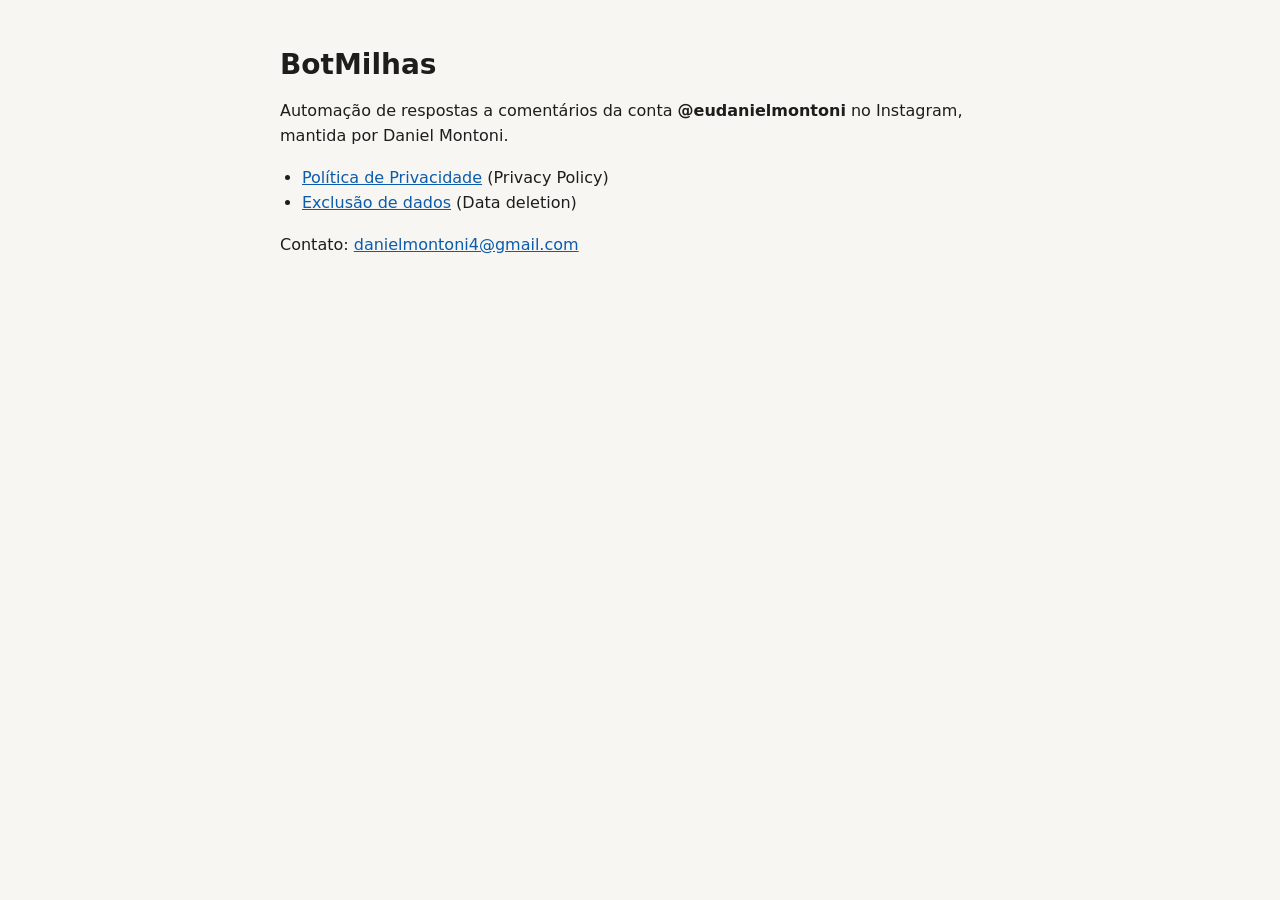
<file: index.html>
<!doctype html>
<html lang="pt-BR">
<head>
<meta charset="utf-8">
<meta name="viewport" content="width=device-width, initial-scale=1">
<title>BotMilhas</title>
<link rel="stylesheet" href="estilo.css">
</head>
<body>
<main>
<h1>BotMilhas</h1>
<p>Automação de respostas a comentários da conta <strong>@eudanielmontoni</strong> no Instagram, mantida por Daniel Montoni.</p>
<ul>
  <li><a href="privacidade">Política de Privacidade</a> (Privacy Policy)</li>
  <li><a href="exclusao-de-dados">Exclusão de dados</a> (Data deletion)</li>
</ul>
<p>Contato: <a href="mailto:danielmontoni4@gmail.com">danielmontoni4@gmail.com</a></p>
</main>
</body>
</html>
</file>
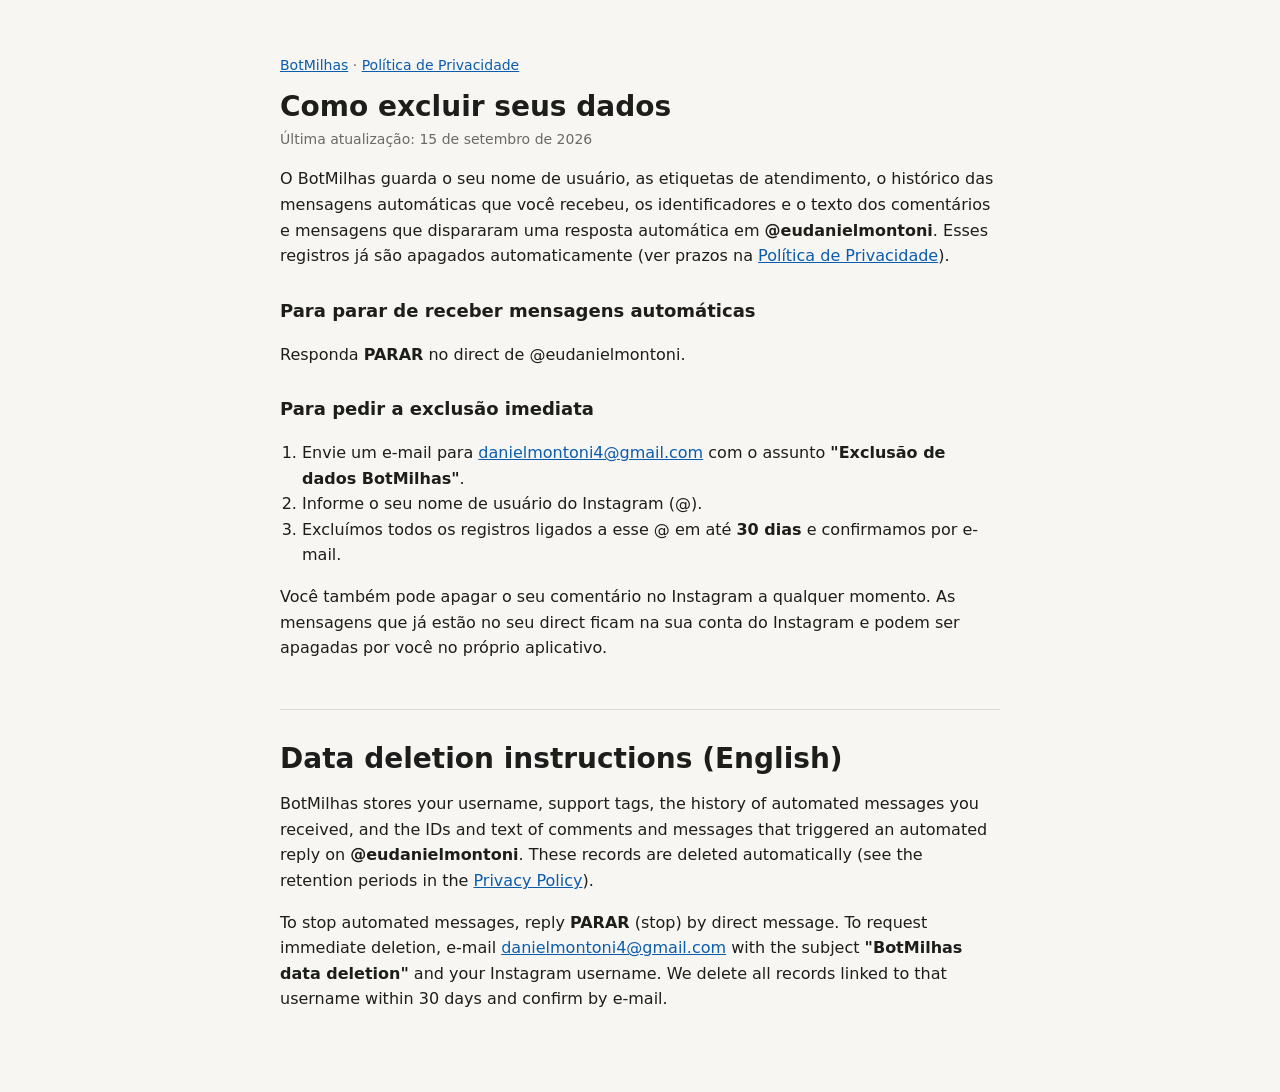
<file: exclusao-de-dados.html>
<!doctype html>
<html lang="pt-BR">
<head>
<meta charset="utf-8">
<meta name="viewport" content="width=device-width, initial-scale=1">
<title>Exclusão de dados — BotMilhas</title>
<link rel="stylesheet" href="estilo.css">
</head>
<body>
<main>
<p class="topo"><a href="./">BotMilhas</a> · <a href="privacidade">Política de Privacidade</a></p>

<h1>Como excluir seus dados</h1>
<p class="data">Última atualização: 15 de setembro de 2026</p>

<p>O BotMilhas guarda o seu nome de usuário, as etiquetas de atendimento, o histórico das mensagens automáticas que você recebeu, os identificadores e o texto dos comentários e mensagens que dispararam uma resposta automática em <strong>@eudanielmontoni</strong>. Esses registros já são apagados automaticamente (ver prazos na <a href="privacidade">Política de Privacidade</a>).</p>

<h2>Para parar de receber mensagens automáticas</h2>
<p>Responda <strong>PARAR</strong> no direct de @eudanielmontoni.</p>

<h2>Para pedir a exclusão imediata</h2>
<ol>
  <li>Envie um e-mail para <a href="mailto:danielmontoni4@gmail.com?subject=Exclus%C3%A3o%20de%20dados%20BotMilhas">danielmontoni4@gmail.com</a> com o assunto <strong>"Exclusão de dados BotMilhas"</strong>.</li>
  <li>Informe o seu nome de usuário do Instagram (@).</li>
  <li>Excluímos todos os registros ligados a esse @ em até <strong>30 dias</strong> e confirmamos por e-mail.</li>
</ol>

<p>Você também pode apagar o seu comentário no Instagram a qualquer momento. As mensagens que já estão no seu direct ficam na sua conta do Instagram e podem ser apagadas por você no próprio aplicativo.</p>

<hr>

<div lang="en">
<h1>Data deletion instructions (English)</h1>
<p>BotMilhas stores your username, support tags, the history of automated messages you received, and the IDs and text of comments and messages that triggered an automated reply on <strong>@eudanielmontoni</strong>. These records are deleted automatically (see the retention periods in the <a href="privacidade">Privacy Policy</a>).</p>
<p>To stop automated messages, reply <strong>PARAR</strong> (stop) by direct message. To request immediate deletion, e-mail <a href="mailto:danielmontoni4@gmail.com?subject=BotMilhas%20data%20deletion">danielmontoni4@gmail.com</a> with the subject <strong>"BotMilhas data deletion"</strong> and your Instagram username. We delete all records linked to that username within 30 days and confirm by e-mail.</p>
</div>
</main>
</body>
</html>
</file>
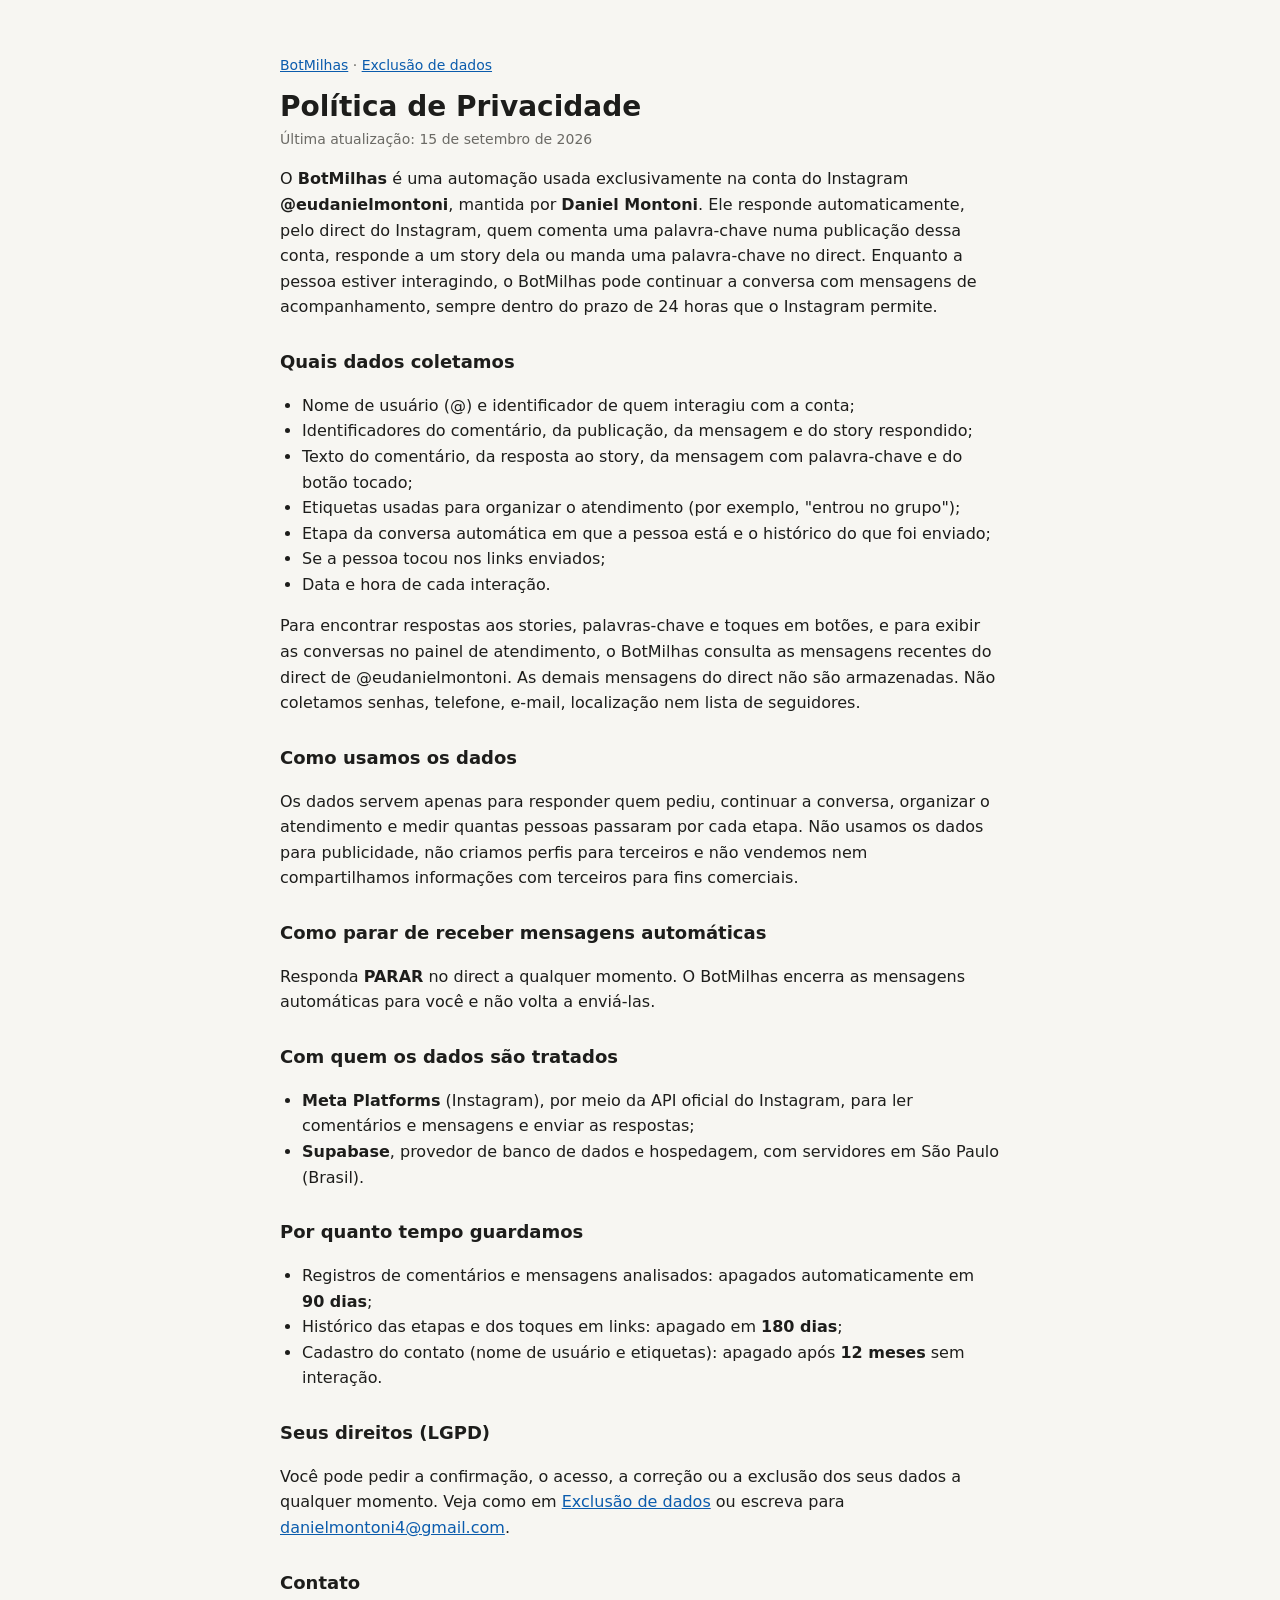
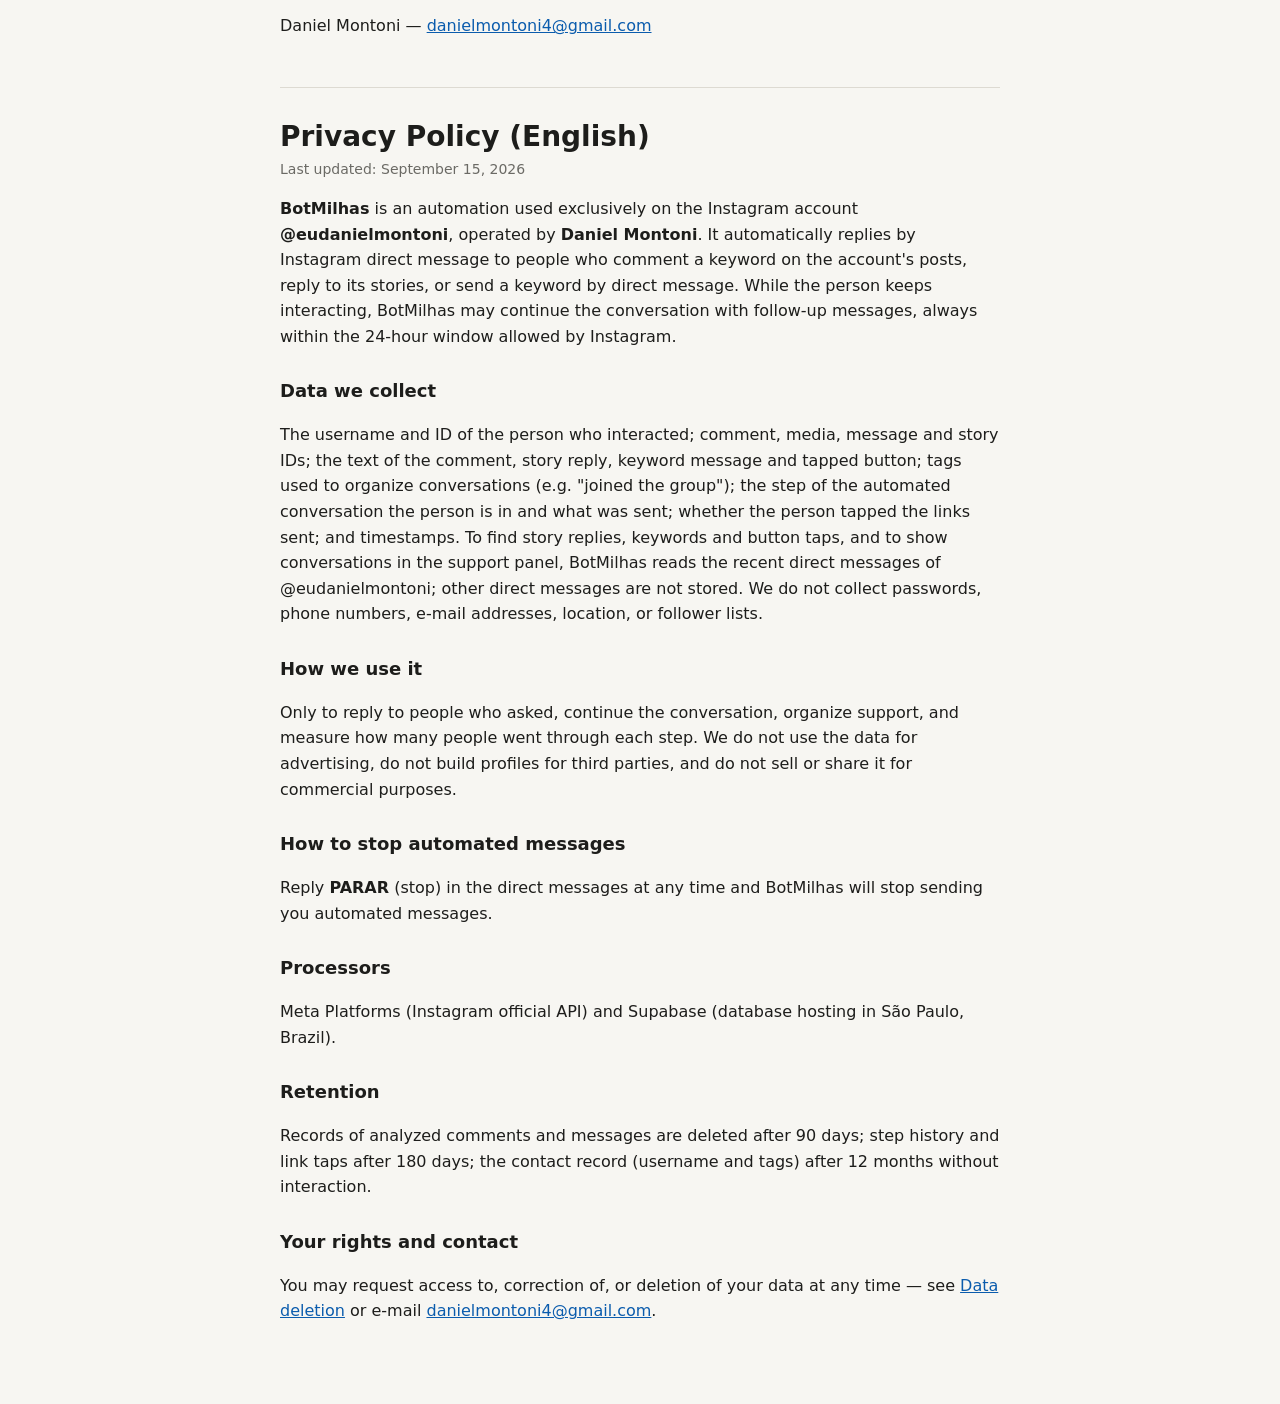
<file: privacidade.html>
<!doctype html>
<html lang="pt-BR">
<head>
<meta charset="utf-8">
<meta name="viewport" content="width=device-width, initial-scale=1">
<title>Política de Privacidade — BotMilhas</title>
<link rel="stylesheet" href="estilo.css">
</head>
<body>
<main>
<p class="topo"><a href="./">BotMilhas</a> · <a href="exclusao-de-dados">Exclusão de dados</a></p>

<h1>Política de Privacidade</h1>
<p class="data">Última atualização: 15 de setembro de 2026</p>

<p>O <strong>BotMilhas</strong> é uma automação usada exclusivamente na conta do Instagram <strong>@eudanielmontoni</strong>, mantida por <strong>Daniel Montoni</strong>. Ele responde automaticamente, pelo direct do Instagram, quem comenta uma palavra-chave numa publicação dessa conta, responde a um story dela ou manda uma palavra-chave no direct. Enquanto a pessoa estiver interagindo, o BotMilhas pode continuar a conversa com mensagens de acompanhamento, sempre dentro do prazo de 24 horas que o Instagram permite.</p>

<h2>Quais dados coletamos</h2>
<ul>
  <li>Nome de usuário (@) e identificador de quem interagiu com a conta;</li>
  <li>Identificadores do comentário, da publicação, da mensagem e do story respondido;</li>
  <li>Texto do comentário, da resposta ao story, da mensagem com palavra-chave e do botão tocado;</li>
  <li>Etiquetas usadas para organizar o atendimento (por exemplo, "entrou no grupo");</li>
  <li>Etapa da conversa automática em que a pessoa está e o histórico do que foi enviado;</li>
  <li>Se a pessoa tocou nos links enviados;</li>
  <li>Data e hora de cada interação.</li>
</ul>
<p>Para encontrar respostas aos stories, palavras-chave e toques em botões, e para exibir as conversas no painel de atendimento, o BotMilhas consulta as mensagens recentes do direct de @eudanielmontoni. As demais mensagens do direct não são armazenadas. Não coletamos senhas, telefone, e-mail, localização nem lista de seguidores.</p>

<h2>Como usamos os dados</h2>
<p>Os dados servem apenas para responder quem pediu, continuar a conversa, organizar o atendimento e medir quantas pessoas passaram por cada etapa. Não usamos os dados para publicidade, não criamos perfis para terceiros e não vendemos nem compartilhamos informações com terceiros para fins comerciais.</p>

<h2>Como parar de receber mensagens automáticas</h2>
<p>Responda <strong>PARAR</strong> no direct a qualquer momento. O BotMilhas encerra as mensagens automáticas para você e não volta a enviá-las.</p>

<h2>Com quem os dados são tratados</h2>
<ul>
  <li><strong>Meta Platforms</strong> (Instagram), por meio da API oficial do Instagram, para ler comentários e mensagens e enviar as respostas;</li>
  <li><strong>Supabase</strong>, provedor de banco de dados e hospedagem, com servidores em São Paulo (Brasil).</li>
</ul>

<h2>Por quanto tempo guardamos</h2>
<ul>
  <li>Registros de comentários e mensagens analisados: apagados automaticamente em <strong>90 dias</strong>;</li>
  <li>Histórico das etapas e dos toques em links: apagado em <strong>180 dias</strong>;</li>
  <li>Cadastro do contato (nome de usuário e etiquetas): apagado após <strong>12 meses</strong> sem interação.</li>
</ul>

<h2>Seus direitos (LGPD)</h2>
<p>Você pode pedir a confirmação, o acesso, a correção ou a exclusão dos seus dados a qualquer momento. Veja como em <a href="exclusao-de-dados">Exclusão de dados</a> ou escreva para <a href="mailto:danielmontoni4@gmail.com">danielmontoni4@gmail.com</a>.</p>

<h2>Contato</h2>
<p>Daniel Montoni — <a href="mailto:danielmontoni4@gmail.com">danielmontoni4@gmail.com</a></p>

<hr>

<h1 lang="en">Privacy Policy (English)</h1>
<p class="data" lang="en">Last updated: September 15, 2026</p>
<div lang="en">
<p><strong>BotMilhas</strong> is an automation used exclusively on the Instagram account <strong>@eudanielmontoni</strong>, operated by <strong>Daniel Montoni</strong>. It automatically replies by Instagram direct message to people who comment a keyword on the account's posts, reply to its stories, or send a keyword by direct message. While the person keeps interacting, BotMilhas may continue the conversation with follow-up messages, always within the 24-hour window allowed by Instagram.</p>
<h2>Data we collect</h2>
<p>The username and ID of the person who interacted; comment, media, message and story IDs; the text of the comment, story reply, keyword message and tapped button; tags used to organize conversations (e.g. "joined the group"); the step of the automated conversation the person is in and what was sent; whether the person tapped the links sent; and timestamps. To find story replies, keywords and button taps, and to show conversations in the support panel, BotMilhas reads the recent direct messages of @eudanielmontoni; other direct messages are not stored. We do not collect passwords, phone numbers, e-mail addresses, location, or follower lists.</p>
<h2>How we use it</h2>
<p>Only to reply to people who asked, continue the conversation, organize support, and measure how many people went through each step. We do not use the data for advertising, do not build profiles for third parties, and do not sell or share it for commercial purposes.</p>
<h2>How to stop automated messages</h2>
<p>Reply <strong>PARAR</strong> (stop) in the direct messages at any time and BotMilhas will stop sending you automated messages.</p>
<h2>Processors</h2>
<p>Meta Platforms (Instagram official API) and Supabase (database hosting in São Paulo, Brazil).</p>
<h2>Retention</h2>
<p>Records of analyzed comments and messages are deleted after 90 days; step history and link taps after 180 days; the contact record (username and tags) after 12 months without interaction.</p>
<h2>Your rights and contact</h2>
<p>You may request access to, correction of, or deletion of your data at any time — see <a href="exclusao-de-dados">Data deletion</a> or e-mail <a href="mailto:danielmontoni4@gmail.com">danielmontoni4@gmail.com</a>.</p>
</div>
</main>
</body>
</html>
</file>
<file: estilo.css>
:root { color-scheme: light; }
body { margin: 0; background: #f7f6f2; color: #1d1d1b; font: 16px/1.6 system-ui, -apple-system, "Segoe UI", Roboto, sans-serif; }
main { max-width: 720px; margin: 0 auto; padding: 40px 20px 64px; }
h1 { font-size: 28px; line-height: 1.2; margin: 8px 0 4px; }
h2 { font-size: 18px; margin: 28px 0 6px; }
.data { color: #6b6a65; font-size: 14px; margin-top: 0; }
.topo { font-size: 14px; color: #6b6a65; }
a { color: #0b5cad; }
hr { border: 0; border-top: 1px solid #dddad2; margin: 48px 0 32px; }
ul, ol { padding-left: 22px; }
</file>
